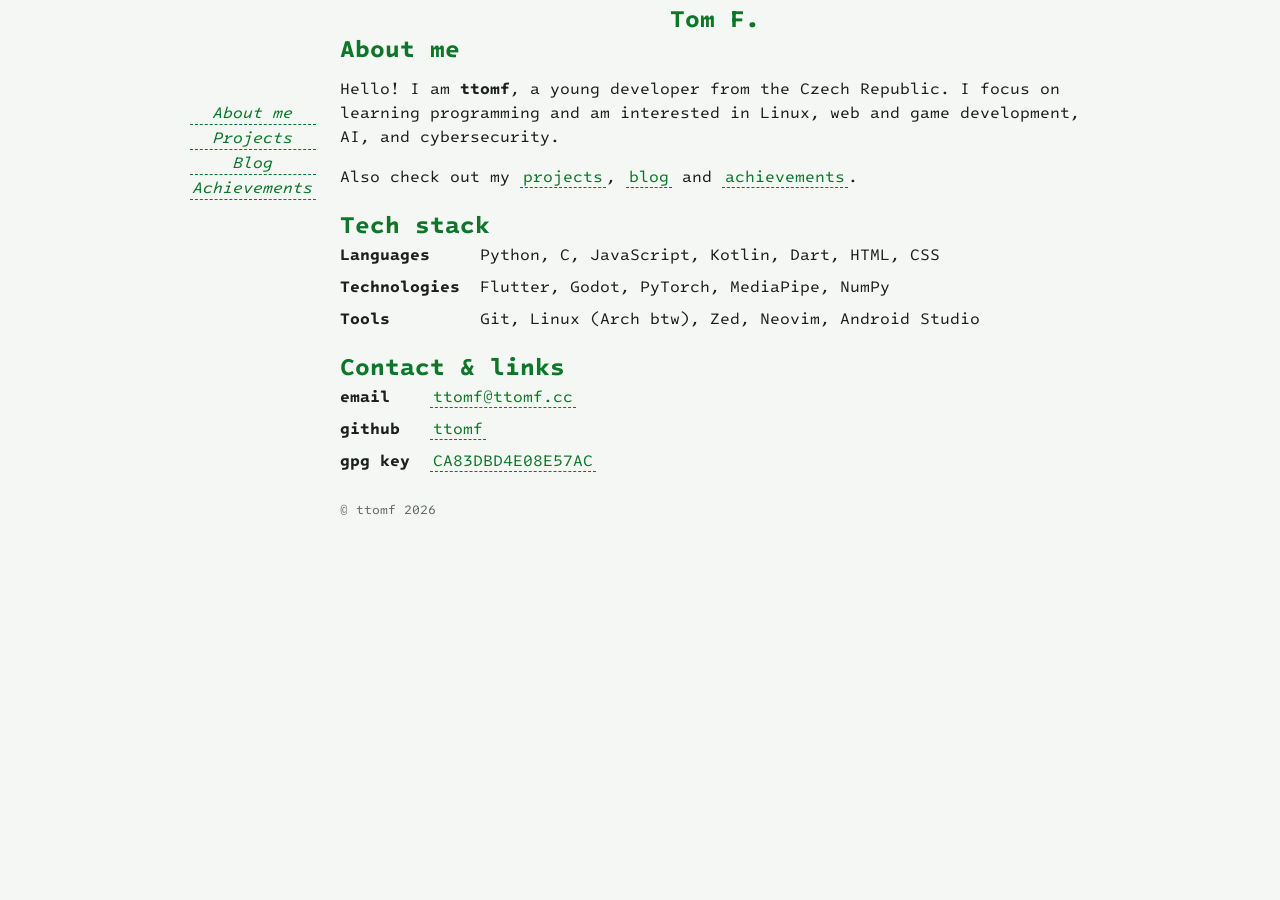
<file: index.html>
<!doctype html>
<html lang="en">
    <head>
        <meta charset="UTF-8" />
        <meta name="viewport" content="width=device-width, initial-scale=1.0" />
        <title>Tom F. (ttomf)</title>
        <meta
            name="description"
            content="Personal website and portfolio of Tom F. (ttomf), a software developer. Explore my projects, skills, and experience."
        />
        <link rel="preconnect" href="https://fonts.googleapis.com" />
        <link rel="preconnect" href="https://fonts.gstatic.com" crossorigin />
        <link
            href="https://fonts.googleapis.com/css2?family=Intel+One+Mono&display=swap"
            rel="stylesheet"
        />
        <link href="/style.css" rel="stylesheet" />
    </head>
    <body>
        <aside>
            <nav>
                <a href="/index.html">About me</a>
                <a href="/projects.html">Projects</a>
                <a href="/blog.html">Blog</a>
                <a href="/achievements.html">Achievements</a>
            </nav>
        </aside>
        <main>
            <section id="about">
                <h1>Tom F.</h1>
                <h2>About me</h2>
                <p>
                    Hello! I am <b>ttomf</b>, a young developer from the Czech
                    Republic. I focus on learning programming and am interested
                    in Linux, web and game development, AI, and cybersecurity.
                </p>
                <p>
                    Also check out my <a href="projects.html">projects</a>,
                    <a href="blog.html">blog</a> and
                    <a href="achievements.html">achievements</a>.
                </p>
            </section>
            <section id="stack">
                <h2>Tech stack</h2>
                <dl>
                    <dt>Languages</dt>
                    <dd>Python, C, JavaScript, Kotlin, Dart, HTML, CSS</dd>
                    <dt>Technologies</dt>
                    <dd>Flutter, Godot, PyTorch, MediaPipe, NumPy</dd>
                    <dt>Tools</dt>
                    <dd>Git, Linux (Arch btw), Zed, Neovim, Android Studio</dd>
                </dl>
            </section>
            <section id="contact">
                <h2>Contact & links</h2>
                <dl>
                    <dt>email</dt>
                    <dd><a href="mailto:ttomf@ttomf.cc">ttomf@ttomf.cc</a></dd>
                    <dt>github</dt>
                    <dd><a href="https://github.com/ttomf">ttomf</a></dd>
                    <dt>gpg key</dt>
                    <dd>
                        <a href="ttomf-pub-key.asc">CA83DBD4E08E57AC</a>
                    </dd>
                </dl>
            </section>
            <small>&copy; ttomf 2026</small>
        </main>
    </body>
</html>
</file>
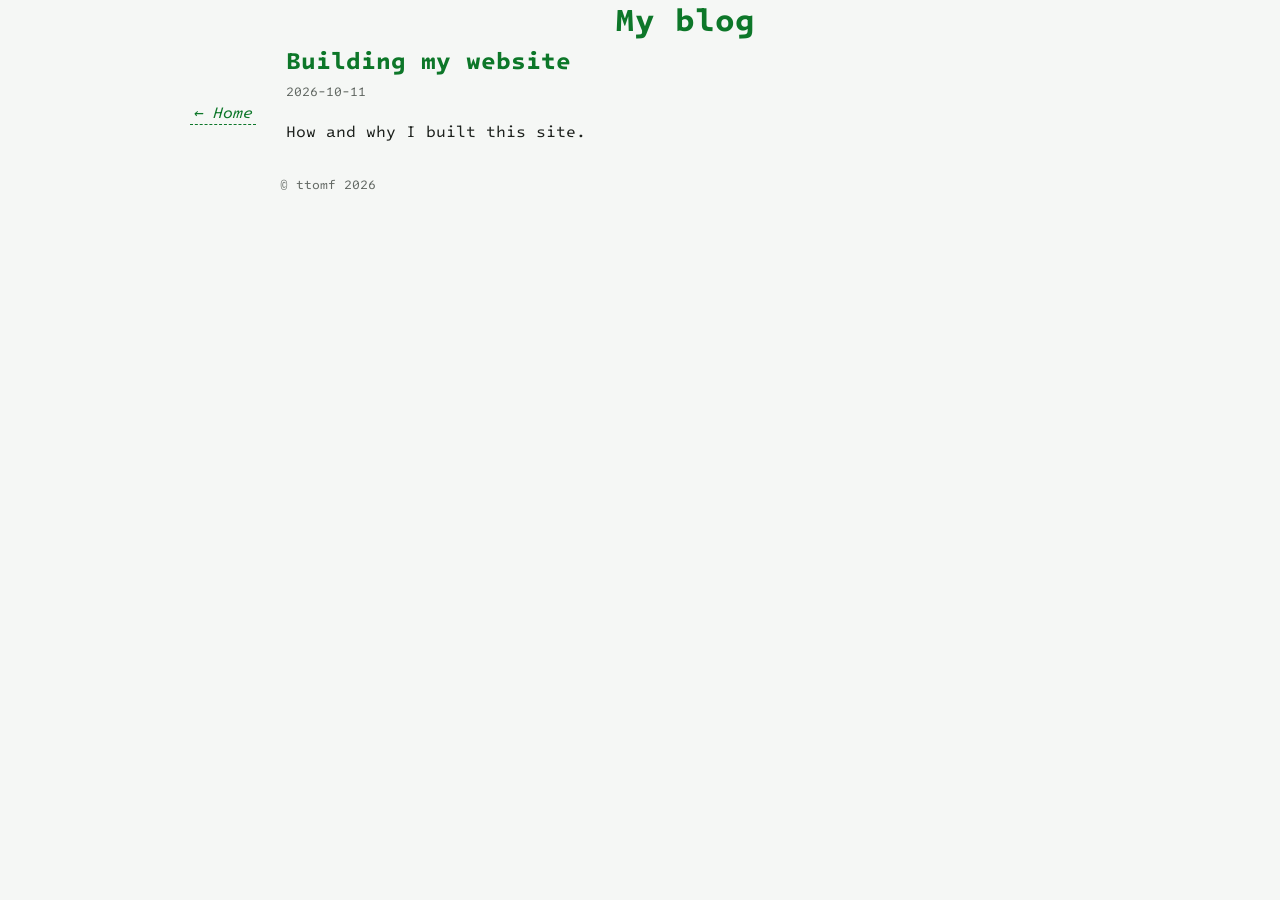
<file: blog/index.html>
<!doctype html>
<html lang="en">
    <head>
        <meta charset="UTF-8" />
        <meta name="viewport" content="width=device-width, initial-scale=1.0" />
        <title>Tom F. (ttomf) blog</title>
        <meta
            name="description"
            content="Personal blog of Tom F. (ttomf), a software developer."
        />
        <link rel="preconnect" href="https://fonts.googleapis.com" />
        <link rel="preconnect" href="https://fonts.gstatic.com" crossorigin />
        <link
            href="https://fonts.googleapis.com/css2?family=Intel+One+Mono&display=swap"
            rel="stylesheet"
        />
        <link href="/style.css" rel="stylesheet" />
    </head>
    <body>
        <aside>
            <nav>
                <a href="/">← Home</a>
            </nav>
        </aside>
        <main>
            <h1>My blog</h1>
            <a class="card" href="26-10-11-building-my-website.html">
                <h2>Building my website</h2>
                <small>2026-10-11</small>
                <p>How and why I built this site.</p>
            </a>
            <small>&copy; ttomf 2026</small>
        </main>
    </body>
</html>
</file>
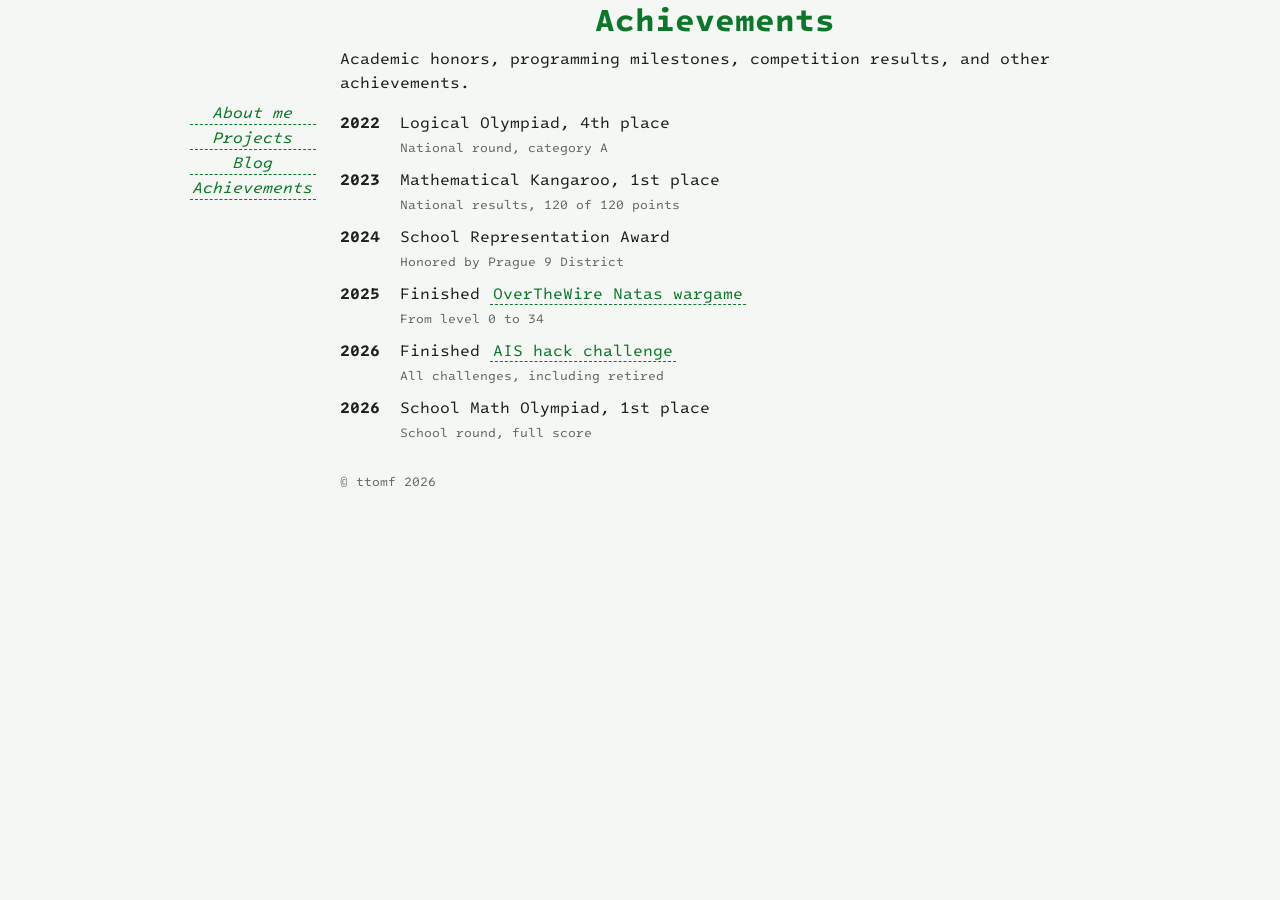
<file: achievements.html>
<!doctype html>
<html lang="en">
    <head>
        <meta charset="UTF-8" />
        <meta name="viewport" content="width=device-width, initial-scale=1.0" />
        <title>Tom F. (ttomf) achievements</title>
        <meta
            name="description"
            content="Achievements of Tom F. (ttomf), a software developer."
        />
        <link rel="preconnect" href="https://fonts.googleapis.com" />
        <link rel="preconnect" href="https://fonts.gstatic.com" crossorigin />
        <link
            href="https://fonts.googleapis.com/css2?family=Intel+One+Mono&display=swap"
            rel="stylesheet"
        />
        <link href="/style.css" rel="stylesheet" />
    </head>
    <body>
        <aside>
            <nav>
                <a href="/index.html">About me</a>
                <a href="/projects.html">Projects</a>
                <a href="/blog.html">Blog</a>
                <a href="/achievements.html">Achievements</a>
            </nav>
        </aside>
        <main>
            <h1>Achievements</h1>
            <section id="achievements">
                <p>
                    Academic honors, programming milestones, competition
                    results, and other achievements.
                </p>
                <dl>
                    <dt>2022</dt>
                    <dd>
                        Logical Olympiad, 4th place<br />
                        <small>National round, category A</small>
                    </dd>
                    <dt>2023</dt>
                    <dd>
                        Mathematical Kangaroo, 1st place<br />
                        <small>National results, 120 of 120 points</small>
                    </dd>
                    <dt>2024</dt>
                    <dd>
                        School Representation Award<br />
                        <small>Honored by Prague 9 District</small>
                    </dd>
                    <dt>2025</dt>
                    <dd>
                        Finished
                        <a href="https://overthewire.org/wargames/natas"
                            >OverTheWire Natas wargame</a
                        >
                        <br />
                        <small>From level 0 to 34</small>
                    </dd>
                    <dt>2026</dt>
                    <dd>
                        Finished
                        <a href="https://hack.ainfosec.com"
                            >AIS hack challenge</a
                        ><br />
                        <small>All challenges, including retired</small>
                    </dd>
                    <dt>2026</dt>
                    <dd>
                        School Math Olympiad, 1st place<br />
                        <small>School round, full score</small>
                    </dd>
                </dl>
            </section>
            <small>&copy; ttomf 2026</small>
        </main>
    </body>
</html>
</file>
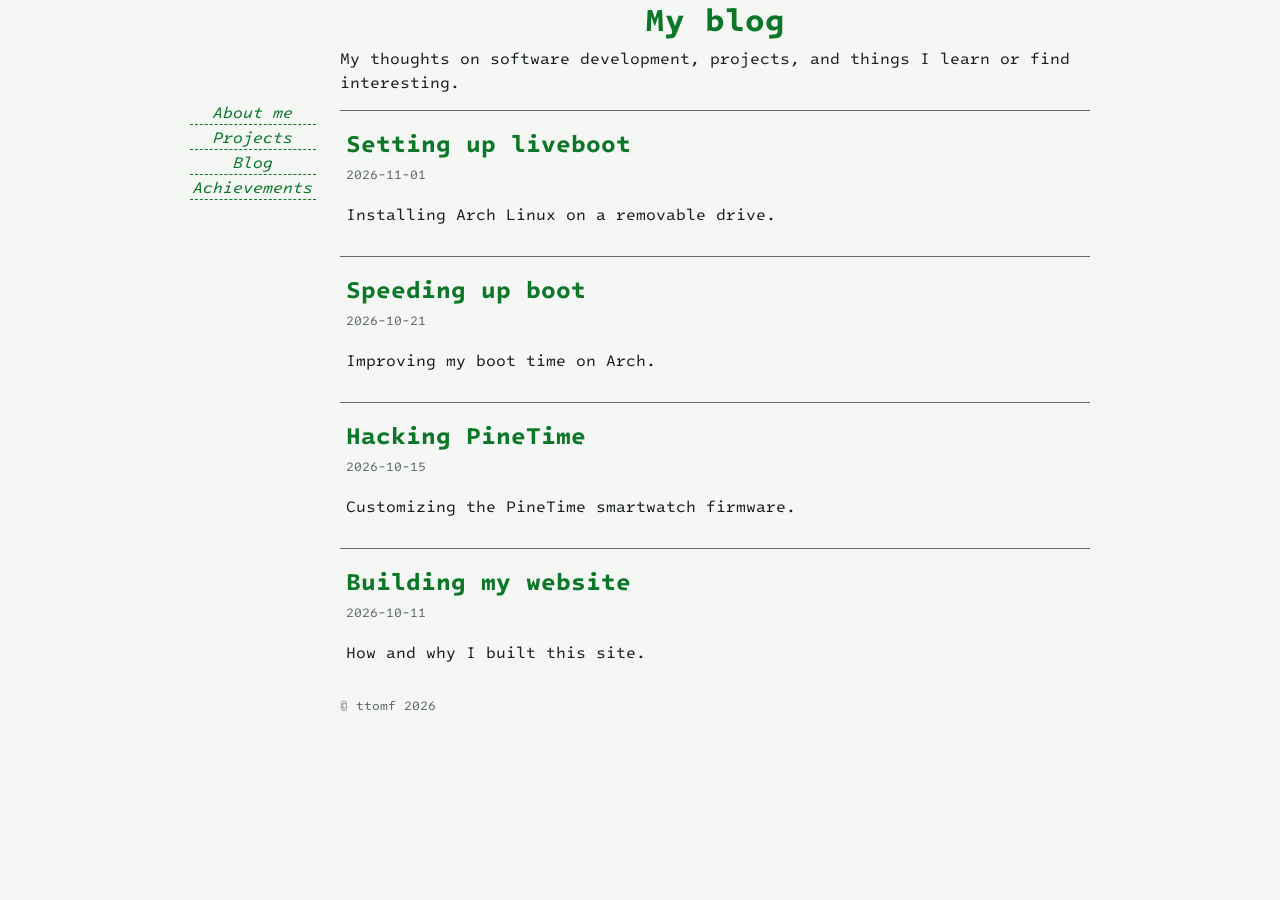
<file: blog.html>
<!doctype html>
<html lang="en">
    <head>
        <meta charset="UTF-8" />
        <meta name="viewport" content="width=device-width, initial-scale=1.0" />
        <title>Tom F. (ttomf) blog</title>
        <meta
            name="description"
            content="Blog of Tom F. (ttomf), a software developer."
        />
        <link rel="preconnect" href="https://fonts.googleapis.com" />
        <link rel="preconnect" href="https://fonts.gstatic.com" crossorigin />
        <link
            href="https://fonts.googleapis.com/css2?family=Intel+One+Mono&display=swap"
            rel="stylesheet"
        />
        <link href="/style.css" rel="stylesheet" />
    </head>
    <body>
        <aside>
            <nav>
                <a href="/index.html">About me</a>
                <a href="/projects.html">Projects</a>
                <a href="/blog.html">Blog</a>
                <a href="/achievements.html">Achievements</a>
            </nav>
        </aside>
        <main>
            <h1>My blog</h1>
            <p>
                My thoughts on software development, projects, and things I
                learn or find interesting.
            </p>
            <hr />
            <a class="card" href="blog/26-11-01-setting-up-liveboot.html">
                <h2>Setting up liveboot</h2>
                <small>2026-11-01</small>
                <p>Installing Arch Linux on a removable drive.</p>
            </a>
            <hr />
            <a class="card" href="blog/26-10-21-speeding-up-boot.html">
                <h2>Speeding up boot</h2>
                <small>2026-10-21</small>
                <p>Improving my boot time on Arch.</p>
            </a>
            <hr />
            <a class="card" href="blog/26-10-15-hacking-pinetime.html">
                <h2>Hacking PineTime</h2>
                <small>2026-10-15</small>
                <p>Customizing the PineTime smartwatch firmware.</p>
            </a>
            <hr />
            <a class="card" href="blog/26-10-11-building-my-website.html">
                <h2>Building my website</h2>
                <small>2026-10-11</small>
                <p>How and why I built this site.</p>
            </a>
            <small>&copy; ttomf 2026</small>
        </main>
    </body>
</html>
</file>
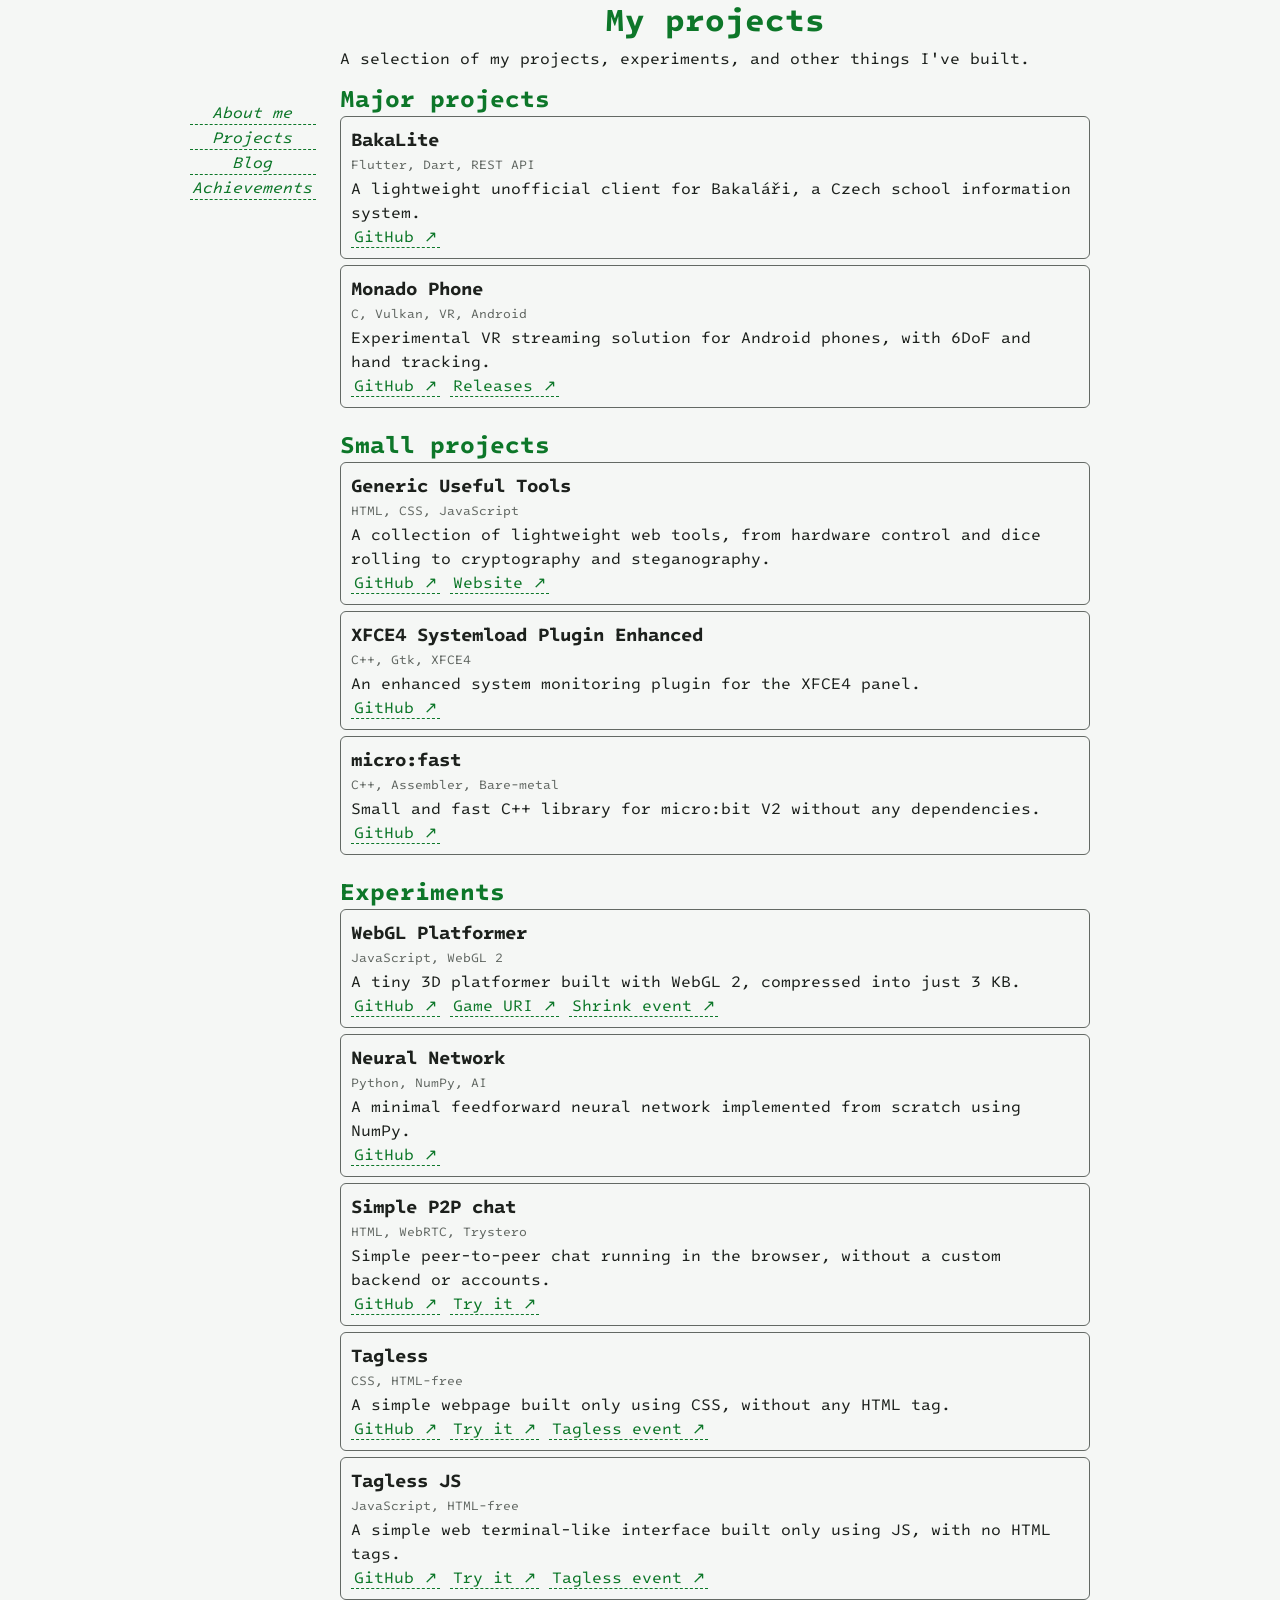
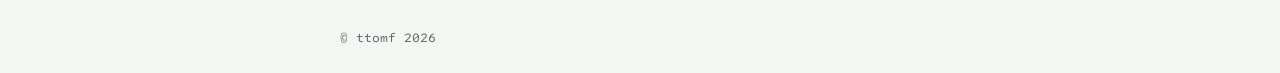
<file: projects.html>
<!doctype html>
<html lang="en">
    <head>
        <meta charset="UTF-8" />
        <meta name="viewport" content="width=device-width, initial-scale=1.0" />
        <title>Tom F. (ttomf) projects</title>
        <meta
            name="description"
            content="Portfolio of Tom F. (ttomf), a software developer."
        />
        <link rel="preconnect" href="https://fonts.googleapis.com" />
        <link rel="preconnect" href="https://fonts.gstatic.com" crossorigin />
        <link
            href="https://fonts.googleapis.com/css2?family=Intel+One+Mono&display=swap"
            rel="stylesheet"
        />
        <link href="/style.css" rel="stylesheet" />
    </head>
    <body>
        <aside>
            <nav>
                <a href="/index.html">About me</a>
                <a href="/projects.html">Projects</a>
                <a href="/blog.html">Blog</a>
                <a href="/achievements.html">Achievements</a>
            </nav>
        </aside>
        <main>
            <h1>My projects</h1>
            <p>
                A selection of my projects, experiments, and other things I've
                built.
            </p>
            <section id="major">
                <h2>Major projects</h2>
                <article>
                    <h3>BakaLite</h3>
                    <small>Flutter, Dart, REST API</small>
                    <p>
                        A lightweight unofficial client for Bakaláři, a Czech
                        school information system.
                    </p>
                    <a href="https://github.com/ttomf/bakalite">GitHub ↗</a>
                </article>
                <article>
                    <h3>Monado Phone</h3>
                    <small>C, Vulkan, VR, Android</small>
                    <p>
                        Experimental VR streaming solution for Android phones,
                        with 6DoF and hand tracking.
                    </p>
                    <a href="https://github.com/ttomf/monado-phone">GitHub ↗</a>
                    <a href="https://github.com/ttomf/monado-phone/releases"
                        >Releases ↗</a
                    >
                </article>
            </section>
            <section id="small">
                <h2>Small projects</h2>
                <article>
                    <h3>Generic Useful Tools</h3>
                    <small>HTML, CSS, JavaScript</small>
                    <p>
                        A collection of lightweight web tools, from hardware
                        control and dice rolling to cryptography and
                        steganography.
                    </p>
                    <a href="https://github.com/ttomf/gut">GitHub ↗</a>
                    <a href="https://gut.ttomf.cc">Website ↗</a>
                </article>
                <article>
                    <h3>XFCE4 Systemload Plugin Enhanced</h3>
                    <small>C++, Gtk, XFCE4</small>
                    <p>
                        An enhanced system monitoring plugin for the XFCE4
                        panel.
                    </p>
                    <a
                        href="https://github.com/ttomf/xfce4-systemload-plugin-enhanced"
                        >GitHub ↗</a
                    >
                </article>
                <article>
                    <h3>micro:fast</h3>
                    <small>C++, Assembler, Bare-metal</small>
                    <p>
                        Small and fast C++ library for micro:bit V2 without any
                        dependencies.
                    </p>
                    <a href="https://github.com/ttomf/microfast">GitHub ↗</a>
                </article>
            </section>
            <section id="experiments">
                <h2>Experiments</h2>
                <article>
                    <h3>WebGL Platformer</h3>
                    <small>JavaScript, WebGL 2</small>
                    <p>
                        A tiny 3D platformer built with WebGL 2, compressed into
                        just 3 KB.
                    </p>
                    <a href="https://github.com/ttomf/shrink">GitHub ↗</a>
                    <a
                        href="https://github.com/ttomf/shrink/blob/master/dist/uri.txt"
                        >Game URI ↗</a
                    >
                    <a href="https://shrink.hackclub.com">Shrink event ↗</a>
                </article>
                <article>
                    <h3>Neural Network</h3>
                    <small>Python, NumPy, AI</small>
                    <p>
                        A minimal feedforward neural network implemented from
                        scratch using NumPy.
                    </p>
                    <a href="https://github.com/ttomf/neural-network"
                        >GitHub ↗</a
                    >
                </article>
                <article>
                    <h3>Simple P2P chat</h3>
                    <small>HTML, WebRTC, Trystero</small>
                    <p>
                        Simple peer-to-peer chat running in the browser, without
                        a custom backend or accounts.
                    </p>
                    <a href="https://github.com/ttomf/p2p-chat">GitHub ↗</a>
                    <a href="https://chat.ttomf.cc">Try it ↗</a>
                </article>
                <article>
                    <h3>Tagless</h3>
                    <small>CSS, HTML-free</small>
                    <p>
                        A simple webpage built only using CSS, without any HTML
                        tag.
                    </p>
                    <a href="https://github.com/ttomf/tagless">GitHub ↗</a>
                    <a href="https://ttomf.github.io/tagless">Try it ↗</a>
                    <a href="https://tagless.hackclub.com">Tagless event ↗</a>
                </article>
                <article>
                    <h3>Tagless JS</h3>
                    <small>JavaScript, HTML-free</small>
                    <p>
                        A simple web terminal-like interface built only using
                        JS, with no HTML tags.
                    </p>
                    <a href="https://github.com/ttomf/tagless-js">GitHub ↗</a>
                    <a href="https://ttomf.github.io/tagless-js">Try it ↗</a>
                    <a href="https://tagless.hackclub.com">Tagless event ↗</a>
                </article>
            </section>
            <small>&copy; ttomf 2026</small>
        </main>
    </body>
</html>
</file>
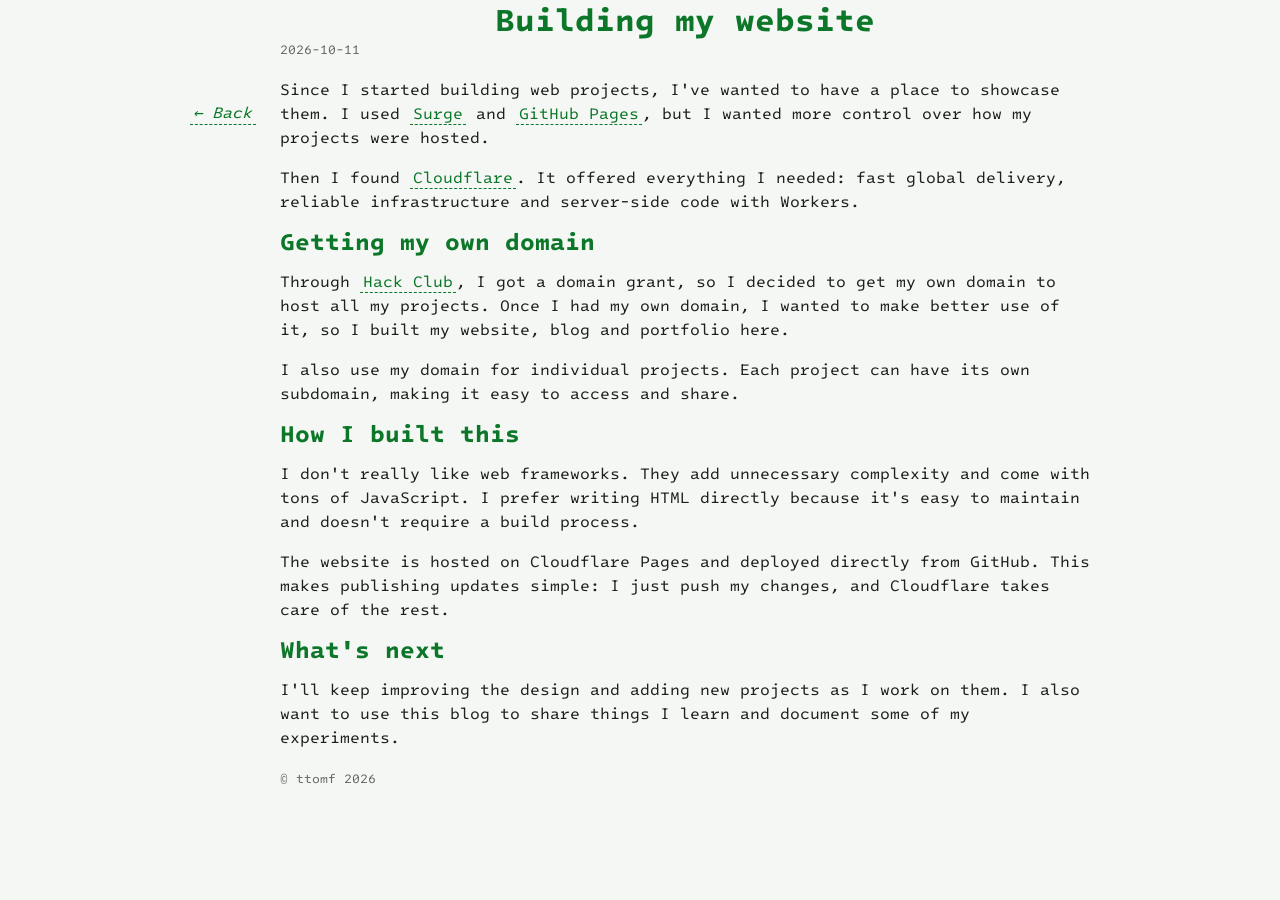
<file: blog/26-10-11-building-my-website.html>
<!doctype html>
<html lang="en">
    <head>
        <meta charset="UTF-8" />
        <meta name="viewport" content="width=device-width, initial-scale=1.0" />
        <title>Tom F. (ttomf) blog</title>
        <meta
            name="description"
            content="Personal blog of Tom F. (ttomf), a software developer."
        />
        <link rel="preconnect" href="https://fonts.googleapis.com" />
        <link rel="preconnect" href="https://fonts.gstatic.com" crossorigin />
        <link
            href="https://fonts.googleapis.com/css2?family=Intel+One+Mono&display=swap"
            rel="stylesheet"
        />
        <link href="/style.css" rel="stylesheet" />
    </head>
    <body>
        <aside>
            <nav>
                <a href="/blog.html">← Back</a>
            </nav>
        </aside>
        <main>
            <h1>Building my website</h1>
            <small>2026-10-11</small>
            <p>
                Since I started building web projects, I've wanted to have a
                place to showcase them. I used
                <a href="https://surge.sh">Surge</a> and
                <a href="https://pages.github.com">GitHub Pages</a>, but I
                wanted more control over how my projects were hosted.
            </p>
            <p>
                Then I found
                <a href="https://cloudflare.com">Cloudflare</a>. It offered
                everything I needed: fast global delivery, reliable
                infrastructure and server-side code with Workers.
            </p>
            <h2>Getting my own domain</h2>
            <p>
                Through <a href="https://hackclub.com">Hack Club</a>, I got a
                domain grant, so I decided to get my own domain to host all my
                projects. Once I had my own domain, I wanted to make better use
                of it, so I built my website, blog and portfolio here.
            </p>
            <p>
                I also use my domain for individual projects. Each project can
                have its own subdomain, making it easy to access and share.
            </p>
            <h2>How I built this</h2>
            <p>
                I don't really like web frameworks. They add unnecessary
                complexity and come with tons of JavaScript. I prefer writing
                HTML directly because it's easy to maintain and doesn't require
                a build process.
            </p>
            <p>
                The website is hosted on Cloudflare Pages and deployed directly
                from GitHub. This makes publishing updates simple: I just push
                my changes, and Cloudflare takes care of the rest.
            </p>
            <h2>What's next</h2>
            <p>
                I'll keep improving the design and adding new projects as I work
                on them. I also want to use this blog to share things I learn
                and document some of my experiments.
            </p>
            <small>&copy; ttomf 2026</small>
        </main>
    </body>
</html>
</file>
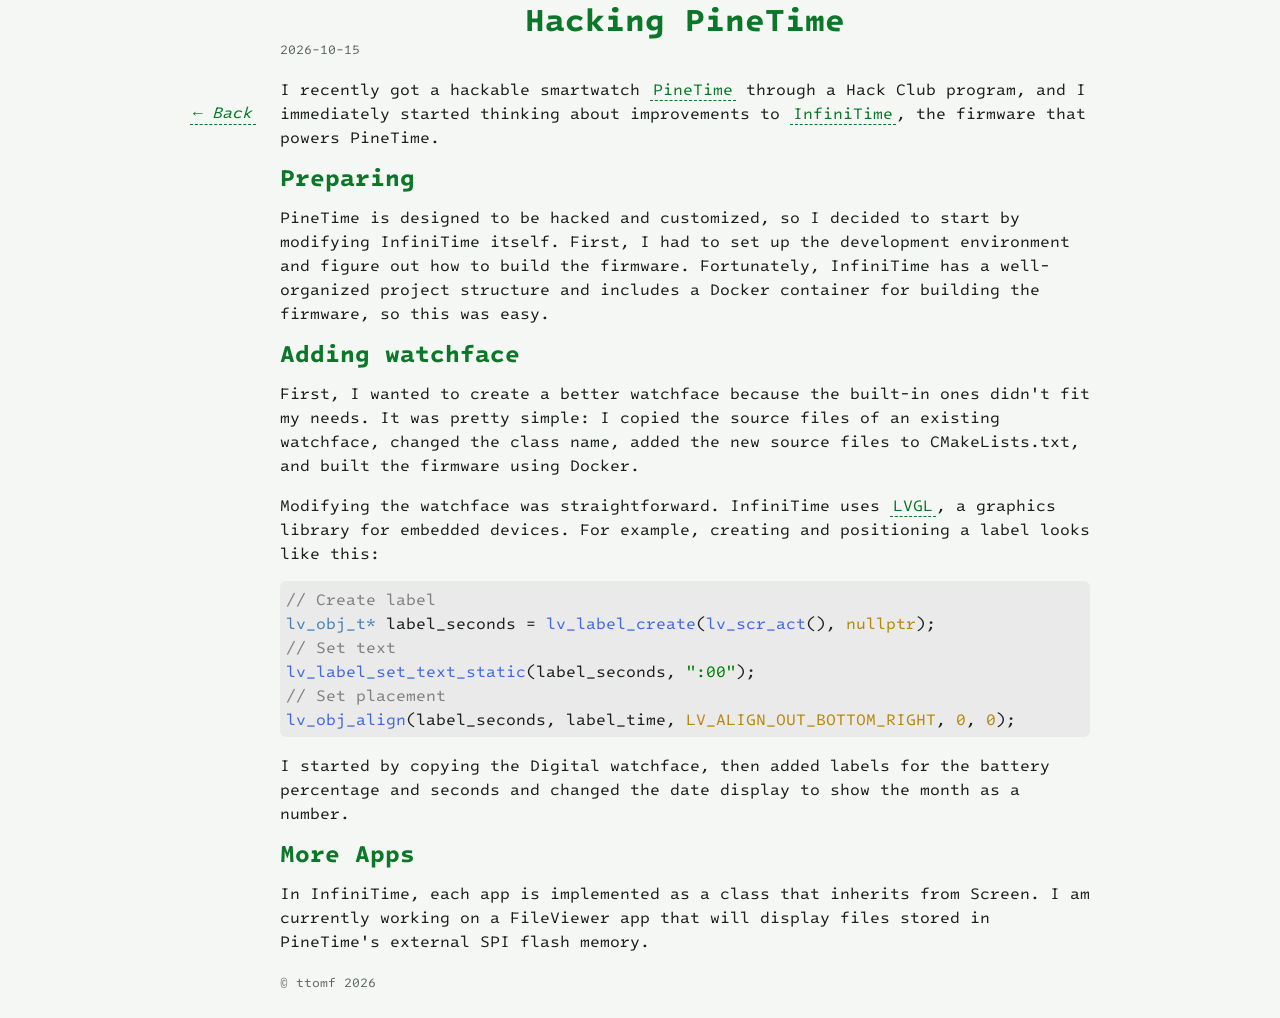
<file: blog/26-10-15-hacking-pinetime.html>
<!doctype html>
<html lang="en">
    <head>
        <meta charset="UTF-8" />
        <meta name="viewport" content="width=device-width, initial-scale=1.0" />
        <title>Tom F. (ttomf) blog</title>
        <meta
            name="description"
            content="Personal blog of Tom F. (ttomf), a software developer."
        />
        <link rel="preconnect" href="https://fonts.googleapis.com" />
        <link rel="preconnect" href="https://fonts.gstatic.com" crossorigin />
        <link
            href="https://fonts.googleapis.com/css2?family=Intel+One+Mono&display=swap"
            rel="stylesheet"
        />
        <link href="/style.css" rel="stylesheet" />
    </head>
    <body>
        <aside>
            <nav>
                <a href="/blog.html">← Back</a>
            </nav>
        </aside>
        <main>
            <h1>Hacking PineTime</h1>
            <small>2026-10-15</small>
            <p>
                I recently got a hackable smartwatch
                <a href="https://pine64.org/devices/pinetime/">PineTime</a>
                through a Hack Club program, and I immediately started thinking
                about improvements to
                <a href="https://github.com/InfiniTimeOrg/InfiniTime"
                    >InfiniTime</a
                >, the firmware that powers PineTime.
            </p>
            <h2>Preparing</h2>
            <p>
                PineTime is designed to be hacked and customized, so I decided
                to start by modifying InfiniTime itself. First, I had to set up
                the development environment and figure out how to build the
                firmware. Fortunately, InfiniTime has a well-organized project
                structure and includes a Docker container for building the
                firmware, so this was easy.
            </p>
            <h2>Adding watchface</h2>
            <p>
                First, I wanted to create a better watchface because the
                built-in ones didn't fit my needs. It was pretty simple: I
                copied the source files of an existing watchface, changed the
                class name, added the new source files to CMakeLists.txt, and
                built the firmware using Docker.
            </p>
            <p>
                Modifying the watchface was straightforward. InfiniTime uses
                <a href="https://lvgl.io/">LVGL</a>, a graphics library for
                embedded devices. For example, creating and positioning a label
                looks like this:
            </p>
            <pre><code><cc>// Create label</cc>
<co>lv_obj_t*</co> label_seconds = <cf>lv_label_create</cf>(<cf>lv_scr_act</cf>(), <cm>nullptr</cm>);
<cc>// Set text</cc>
<cf>lv_label_set_text_static</cf>(label_seconds, <cs>":00"</cs>);
<cc>// Set placement</cc>
<cf>lv_obj_align</cf>(label_seconds, label_time, <cm>LV_ALIGN_OUT_BOTTOM_RIGHT</cm>, <cm>0</cm>, <cm>0</cm>);
</code></pre>
            <p>
                I started by copying the Digital watchface, then added labels
                for the battery percentage and seconds and changed the date
                display to show the month as a number.
            </p>
            <h2>More Apps</h2>
            <p>
                In InfiniTime, each app is implemented as a class that inherits
                from Screen. I am currently working on a FileViewer app that
                will display files stored in PineTime's external SPI flash
                memory.
            </p>
            <small>&copy; ttomf 2026</small>
        </main>
    </body>
</html>
</file>
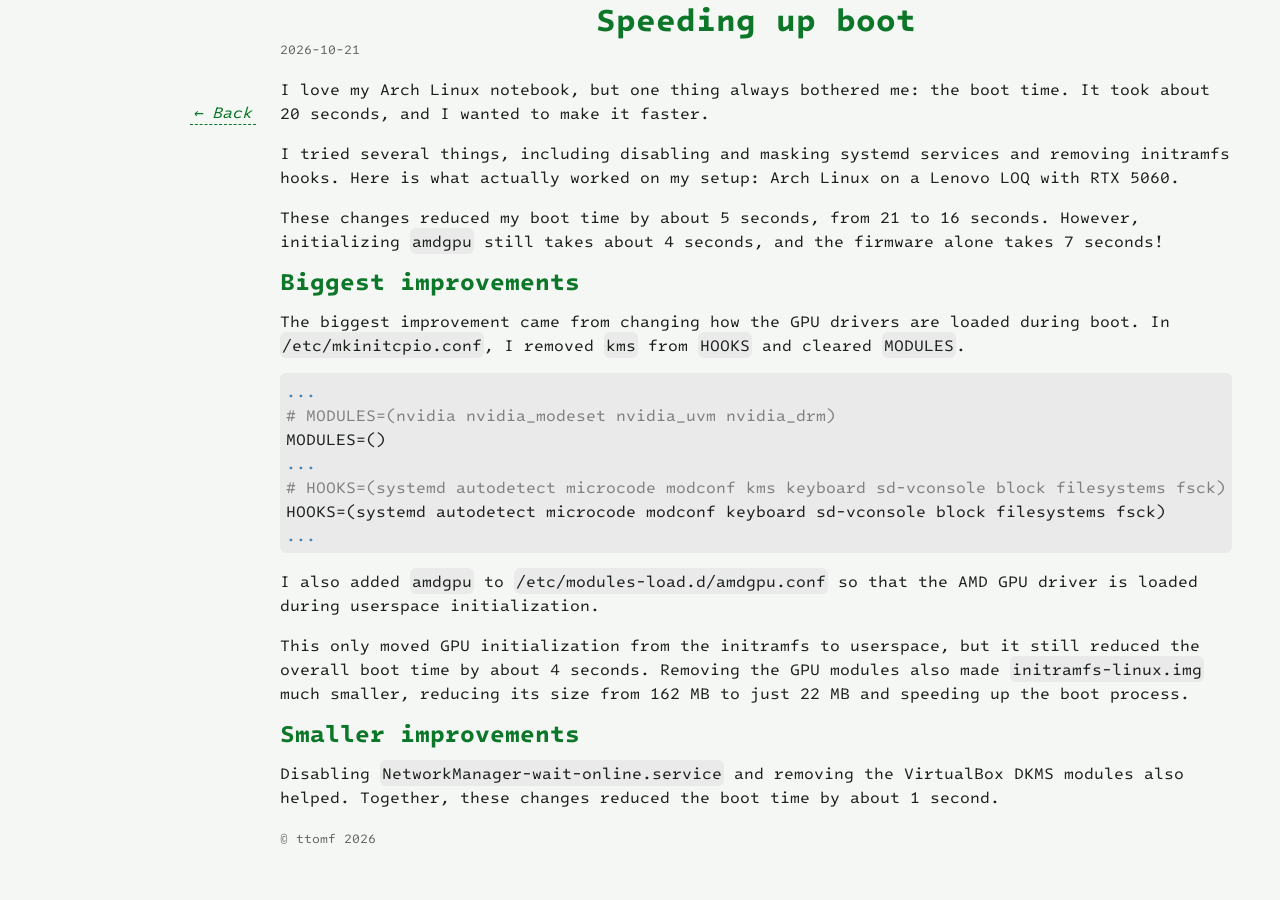
<file: blog/26-10-21-speeding-up-boot.html>
<!doctype html>
<html lang="en">
    <head>
        <meta charset="UTF-8" />
        <meta name="viewport" content="width=device-width, initial-scale=1.0" />
        <title>Tom F. (ttomf) blog</title>
        <meta
            name="description"
            content="Personal blog of Tom F. (ttomf), a software developer."
        />
        <link rel="preconnect" href="https://fonts.googleapis.com" />
        <link rel="preconnect" href="https://fonts.gstatic.com" crossorigin />
        <link
            href="https://fonts.googleapis.com/css2?family=Intel+One+Mono&display=swap"
            rel="stylesheet"
        />
        <link href="/style.css" rel="stylesheet" />
    </head>
    <body>
        <aside>
            <nav>
                <a href="/blog.html">← Back</a>
            </nav>
        </aside>
        <main>
            <h1>Speeding up boot</h1>
            <small>2026-10-21</small>
            <p>
                I love my Arch Linux notebook, but one thing always bothered me:
                the boot time. It took about 20 seconds, and I wanted to make it
                faster.
            </p>
            <p>
                I tried several things, including disabling and masking systemd
                services and removing initramfs hooks. Here is what actually
                worked on my setup: Arch Linux on a Lenovo LOQ with RTX 5060.
            </p>
            <p>
                These changes reduced my boot time by about 5 seconds, from 21
                to 16 seconds. However, initializing <code>amdgpu</code> still
                takes about 4 seconds, and the firmware alone takes 7 seconds!
            </p>
            <h2>Biggest improvements</h2>
            <p>
                The biggest improvement came from changing how the GPU drivers
                are loaded during boot. In <code>/etc/mkinitcpio.conf</code>, I
                removed <code>kms</code> from <code>HOOKS</code> and cleared
                <code>MODULES</code>.
            </p>
            <pre><code><co>...</co>
<cc># MODULES=(nvidia nvidia_modeset nvidia_uvm nvidia_drm)</cc>
MODULES=()
<co>...</co>
<cc># HOOKS=(systemd autodetect microcode modconf kms keyboard sd-vconsole block filesystems fsck)</cc>
HOOKS=(systemd autodetect microcode modconf keyboard sd-vconsole block filesystems fsck)
<co>...</co></code></pre>
            <p>
                I also added <code>amdgpu</code> to
                <code>/etc/modules-load.d/amdgpu.conf</code> so that the AMD GPU
                driver is loaded during userspace initialization.
            </p>
            <p>
                This only moved GPU initialization from the initramfs to
                userspace, but it still reduced the overall boot time by about 4
                seconds. Removing the GPU modules also made
                <code>initramfs-linux.img</code> much smaller, reducing its size
                from 162 MB to just 22 MB and speeding up the boot process.
            </p>
            <h2>Smaller improvements</h2>
            <p>
                Disabling <code>NetworkManager-wait-online.service</code> and
                removing the VirtualBox DKMS modules also helped. Together,
                these changes reduced the boot time by about 1 second.
            </p>
            <small>&copy; ttomf 2026</small>
        </main>
    </body>
</html>
</file>
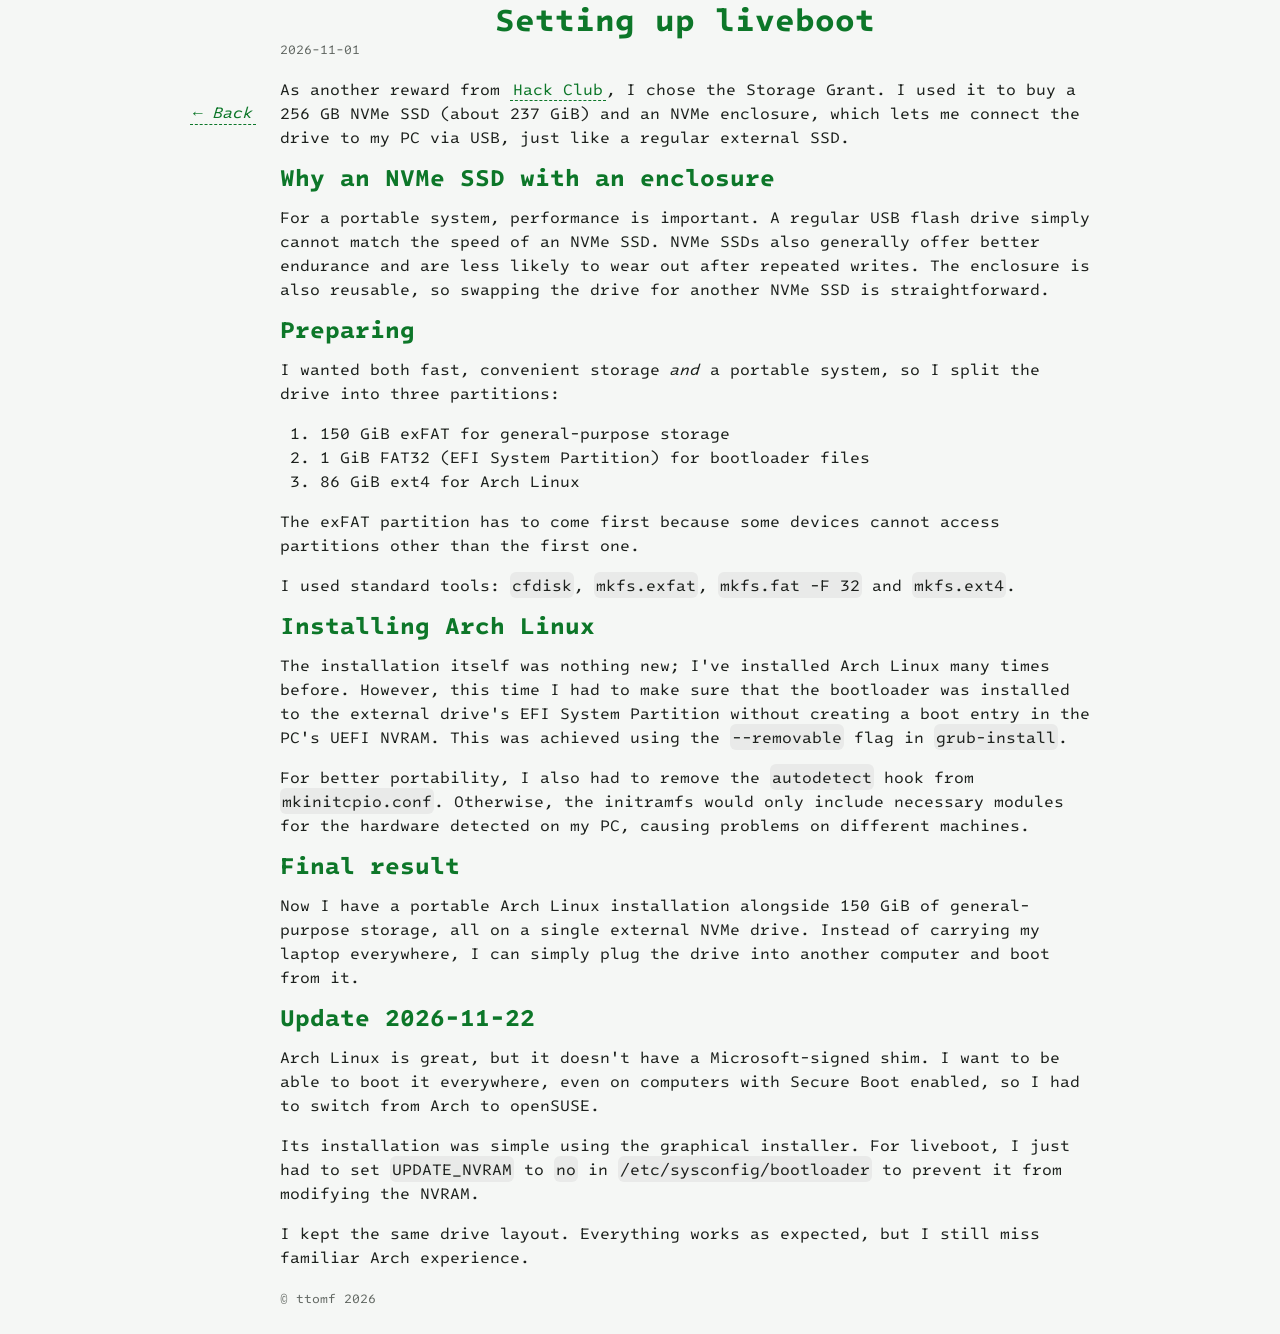
<file: blog/26-11-01-setting-up-liveboot.html>
<!doctype html>
<html lang="en">
    <head>
        <meta charset="UTF-8" />
        <meta name="viewport" content="width=device-width, initial-scale=1.0" />
        <title>Tom F. (ttomf) blog</title>
        <meta
            name="description"
            content="Personal blog of Tom F. (ttomf), a software developer."
        />
        <link rel="preconnect" href="https://fonts.googleapis.com" />
        <link rel="preconnect" href="https://fonts.gstatic.com" crossorigin />
        <link
            href="https://fonts.googleapis.com/css2?family=Intel+One+Mono&display=swap"
            rel="stylesheet"
        />
        <link href="/style.css" rel="stylesheet" />
    </head>
    <body>
        <aside>
            <nav>
                <a href="/blog.html">← Back</a>
            </nav>
        </aside>
        <main>
            <h1>Setting up liveboot</h1>
            <small>2026-11-01</small>
            <p>
                As another reward from
                <a href="https://hackclub.com">Hack Club</a>, I chose the
                Storage Grant. I used it to buy a 256 GB NVMe SSD (about 237
                GiB) and an NVMe enclosure, which lets me connect the drive to
                my PC via USB, just like a regular external SSD.
            </p>
            <h2>Why an NVMe SSD with an enclosure</h2>
            <p>
                For a portable system, performance is important. A regular USB
                flash drive simply cannot match the speed of an NVMe SSD. NVMe
                SSDs also generally offer better endurance and are less likely
                to wear out after repeated writes. The enclosure is also
                reusable, so swapping the drive for another NVMe SSD is
                straightforward.
            </p>
            <h2>Preparing</h2>
            <p>
                I wanted both fast, convenient storage <i>and</i> a portable
                system, so I split the drive into three partitions:
            </p>
            <ol>
                <li>150 GiB exFAT for general-purpose storage</li>
                <li>1 GiB FAT32 (EFI System Partition) for bootloader files</li>
                <li>86 GiB ext4 for Arch Linux</li>
            </ol>
            <p>
                The exFAT partition has to come first because some devices
                cannot access partitions other than the first one.
            </p>
            <p>
                I used standard tools: <code>cfdisk</code>,
                <code>mkfs.exfat</code>, <code>mkfs.fat -F 32</code> and
                <code>mkfs.ext4</code>.
            </p>
            <h2>Installing Arch Linux</h2>
            <p>
                The installation itself was nothing new; I've installed Arch
                Linux many times before. However, this time I had to make sure
                that the bootloader was installed to the external drive's EFI
                System Partition without creating a boot entry in the PC's UEFI
                NVRAM. This was achieved using the <code>--removable</code> flag
                in <code>grub-install</code>.
            </p>
            <p>
                For better portability, I also had to remove the
                <code>autodetect</code> hook from <code>mkinitcpio.conf</code>.
                Otherwise, the initramfs would only include necessary modules
                for the hardware detected on my PC, causing problems on
                different machines.
            </p>
            <h2>Final result</h2>
            <p>
                Now I have a portable Arch Linux installation alongside 150 GiB
                of general-purpose storage, all on a single external NVMe drive.
                Instead of carrying my laptop everywhere, I can simply plug the
                drive into another computer and boot from it.
            </p>
            <h2>Update 2026-11-22</h2>
            <p>
                Arch Linux is great, but it doesn't have a Microsoft-signed
                shim. I want to be able to boot it everywhere, even on computers
                with Secure Boot enabled, so I had to switch from Arch to
                openSUSE.
            </p>
            <p>
                Its installation was simple using the graphical installer. For
                liveboot, I just had to set
                <code>UPDATE_NVRAM</code> to <code>no</code> in
                <code>/etc/sysconfig/bootloader</code> to prevent it from
                modifying the NVRAM.
            </p>
            <p>
                I kept the same drive layout. Everything works as expected, but
                I still miss familiar Arch experience.
            </p>
            <small>&copy; ttomf 2026</small>
        </main>
    </body>
</html>
</file>
<file: style.css>
:root {
    --bg: #f5f7f5;
    --bg-tone: #e9eae9;
    --text: #1d211d;
    --muted: #636964;
    --accent: #0d7729;
}
@media (prefers-color-scheme: dark) {
    :root {
        --bg: #1d211d;
        --bg-tone: #2d312d;
        --text: #f5f7f5;
        --muted: #afbfaf;
        --accent: #50e050;
    }
}

html {
    height: 100%;
    overscroll-behavior: none;
    -webkit-tap-highlight-color: transparent;
}

body {
    margin: 0;
    background-color: var(--bg);
    color: var(--text);
    font-family: "Intel One Mono", monospace;
    display: flex;
    flex-direction: row;
    max-width: 900px;
    margin-inline: auto;
    padding: 24px;
    padding-top: 0;
    gap: 24px;
    line-height: 1.5rem;
}

aside {
    position: sticky;
    top: 24px;
    margin-top: 100px;
    align-self: flex-start;
}

main {
    flex: 1;
}

nav {
    display: flex;
    flex-direction: column;
}

section {
    width: 100%;
    margin-bottom: 24px;
}

article {
    border: 1px solid var(--muted);
    border-radius: 6px;
    padding: 10px;
    margin-bottom: 6px;
}

dl {
    display: grid;
    grid-template-columns: max-content minmax(0, 1fr);
    gap: 8px 20px;
    margin: 0;
}

dt {
    font-weight: bold;
}

dd {
    margin: 0;
}

@media (max-width: 800px) {
    body {
        flex-direction: column;
        gap: 0;
        height: 100%;
        padding: 0;
    }
    aside {
        top: 0;
        width: 100%;
        margin: 0;
        padding: 12px;
        box-sizing: border-box;
        background-color: var(--bg);
        border-bottom: 1px solid var(--muted);
    }
    nav {
        display: inline;
    }
    nav > a {
        display: inline-block;
    }
    main {
        overflow-y: scroll;
        scroll-behavior: smooth;
        padding: 24px;
        padding-top: 0;
    }
}

h1,
h2 {
    color: var(--accent);
    margin: 6px 0;
}

h1 {
    text-align: center;
}

h3 {
    margin: 0;
}

small {
    font-size: 0.8rem;
    color: var(--muted);
}

a:not(.card) {
    text-decoration: none;
    border-bottom: 1px dashed var(--accent);
    line-height: 1.5;
    padding: 0 3px;
    color: var(--accent);
    background: linear-gradient(var(--accent), var(--accent)) border-box
        no-repeat left bottom / 0 100%;
    transition:
        background-size 0.2s ease,
        color 0.2s ease;
    text-align: center;
}
a:not(.card):hover {
    background-size: 100% 100%;
    color: var(--bg);
}

a.card {
    position: relative;
    color: var(--text);
    text-decoration: none;
    display: block;
    border-radius: 6px;
    padding: 6px;
    margin-bottom: 6px;
    transition:
        background-color 0.2s ease,
        color 0.2s ease;
}
a.card:hover {
    background-color: var(--bg-tone);
}

hr {
    border: 0;
    border-top: 1px solid var(--muted);
}

nav > a {
    font-style: italic;
    white-space: nowrap;
}

article > p {
    margin: 0;
}

pre > code {
    display: block;
    padding: 6px;
    overflow: auto;
}

code {
    font-family: "Intel One Mono", monospace;
    background-color: var(--bg-tone);
    padding: 2px;
    border-radius: 6px;
}

/* Code highlight */
cs {
    /* string */
    color: green;
}
cc {
    /* comment */
    color: grey;
}
cm {
    /* macro/constant */
    color: darkgoldenrod;
}
cf {
    /* function */
    color: royalblue;
}
co {
    /* operator/type */
    color: steelblue;
}
ck {
    /* keyword */
    color: darkmagenta;
}

@media (prefers-color-scheme: dark) {
    cs {
        /* string */
        color: yellowgreen;
    }
    cc {
        /* comment */
        color: darkgrey;
    }
    cm {
        /* macro/constant */
        color: orange;
    }
    cf {
        /* function */
        color: dodgerblue;
    }
    co {
        /* operator/type */
        color: cornflowerblue;
    }
    ck {
        /* keyword */
        color: magenta;
    }
}
</file>
